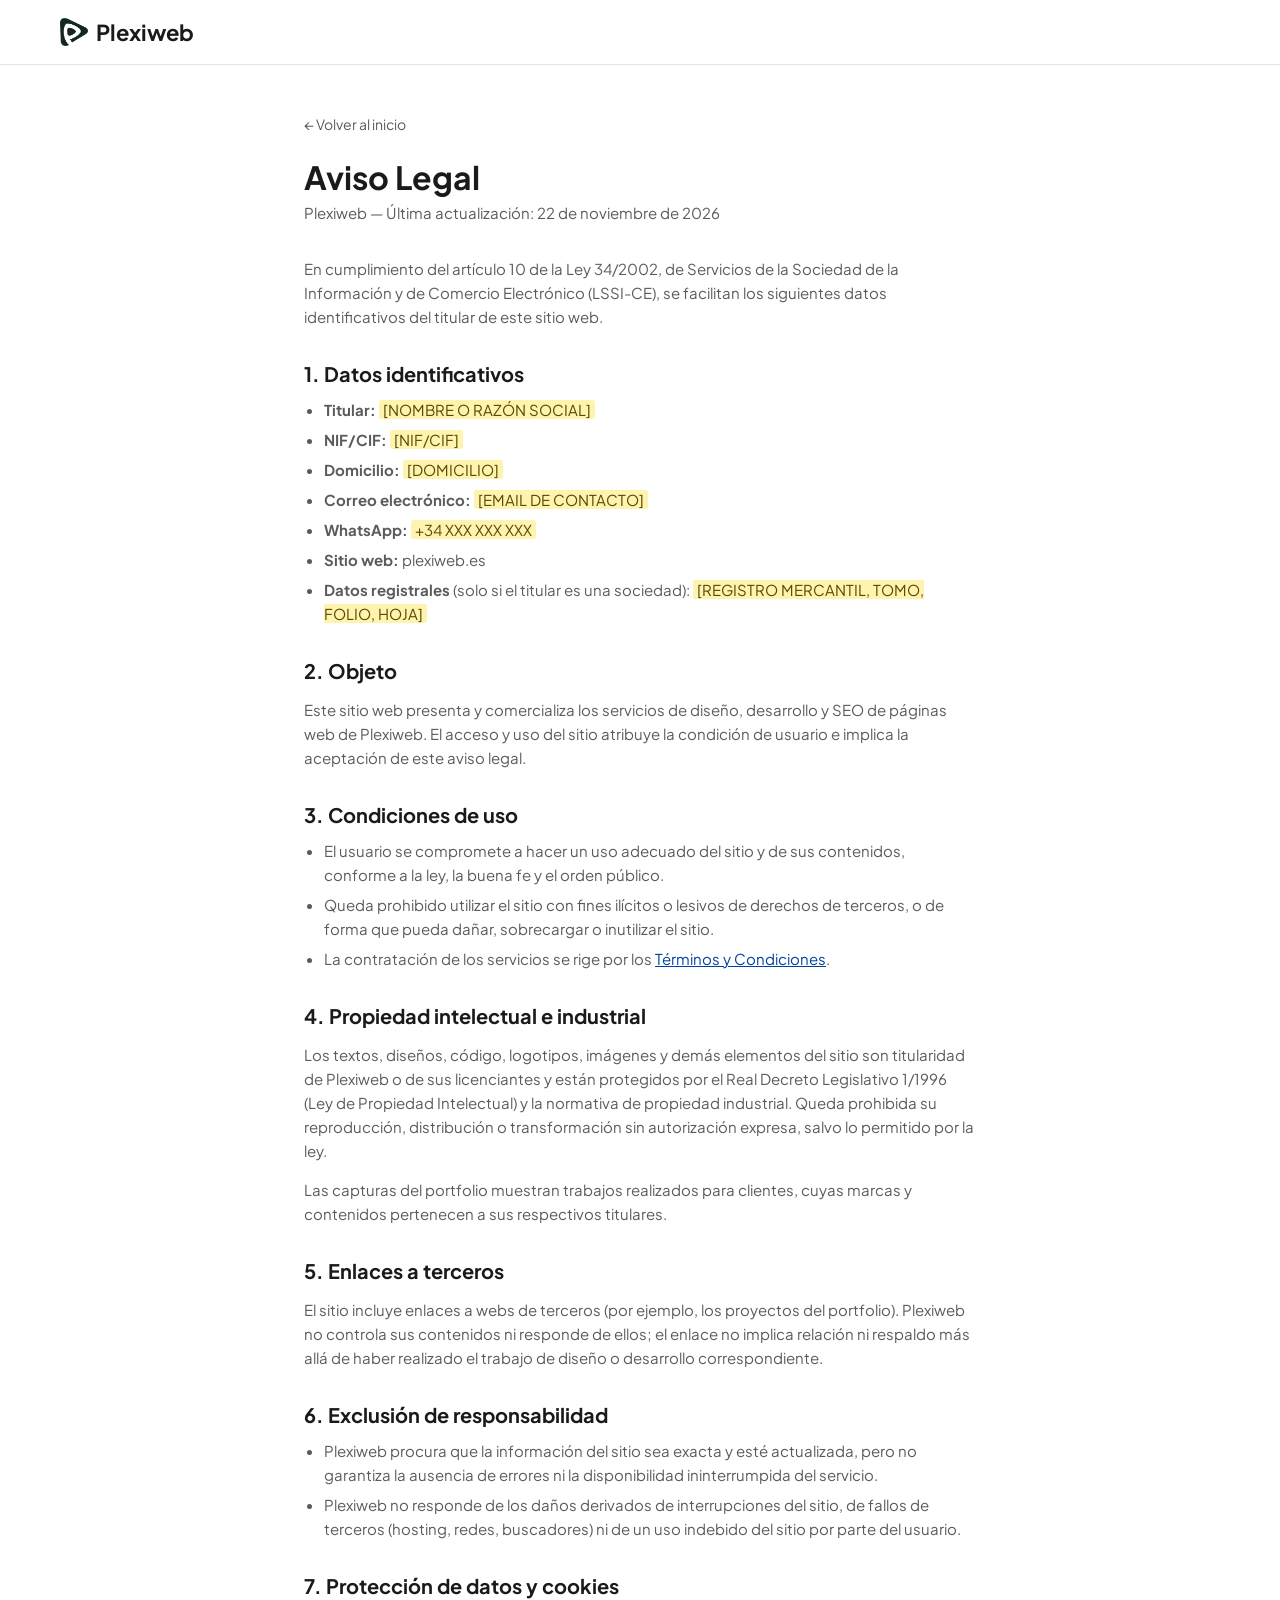
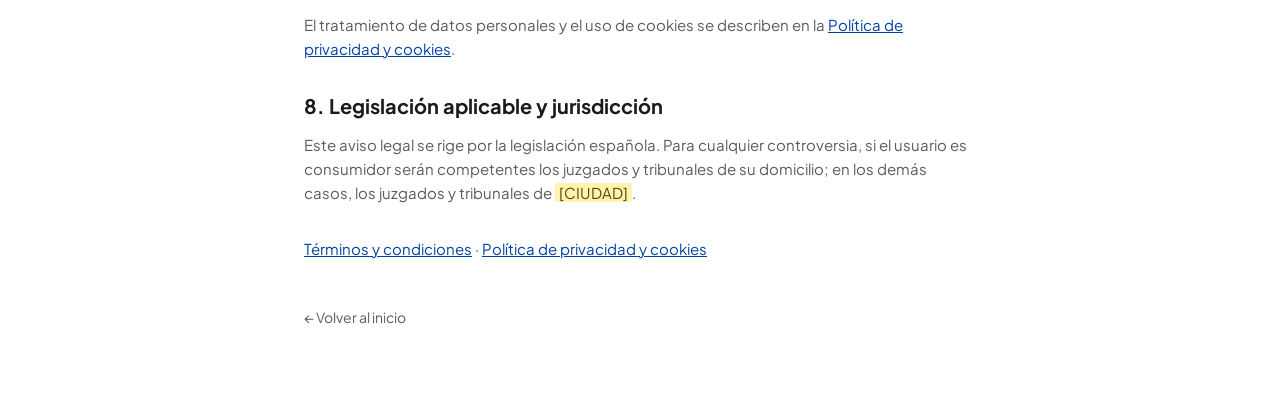
<file: aviso-legal.html>
<!doctype html>
<html lang="es-ES">
<head>
  <meta charset="UTF-8" />
  <meta name="viewport" content="width=device-width, initial-scale=1.0" />
  <meta name="theme-color" content="#0042a2" />

  <title>Aviso Legal | Plexiweb</title>
  <meta name="description" content="Aviso legal de Plexiweb: datos identificativos del titular, condiciones de uso del sitio y legislación aplicable." />

  <link rel="canonical" href="https://plexiweb.es/aviso-legal.html" />

  <meta property="og:type" content="website" />
  <meta property="og:locale" content="es_ES" />
  <meta property="og:title" content="Aviso Legal | Plexiweb" />
  <meta property="og:description" content="Aviso legal de Plexiweb: datos identificativos del titular, condiciones de uso del sitio y legislación aplicable." />
  <meta property="og:url" content="https://plexiweb.es/aviso-legal.html" />
  <meta name="twitter:card" content="summary" />

  <link rel="icon" type="image/png" href="assets/logo/logo-round.png" />
  <link rel="apple-touch-icon" href="assets/logo/logo-round.png" />

  <link rel="preconnect" href="https://fonts.googleapis.com" />
  <link rel="preconnect" href="https://fonts.gstatic.com" crossorigin />
  <link rel="stylesheet" href="https://fonts.googleapis.com/css2?family=Plus+Jakarta+Sans:wght@400;500;600;700;800&family=Instrument+Serif:ital@1&display=swap" />

  <link rel="stylesheet" href="css/style.css" />
  <link rel="stylesheet" href="css/legal.css" />
</head>
<body class="legal-body">

  <a class="skip-link" href="#contenido">Saltar al contenido</a>

  <header class="site-header">
    <a href="index.html" class="logo">
      <img src="assets/logo/logo-dark.png" alt="" width="28" height="28" class="logo-icon">
      Plexiweb
    </a>
  </header>

  <main id="contenido" class="legal-main">
    <div class="legal-contenido">
      <a href="index.html" class="legal-volver">← Volver al inicio</a>

      <h1>Aviso Legal</h1>
      <p class="legal-subtitulo">Plexiweb — Última actualización: 22 de noviembre de 2026</p>

      <p>En cumplimiento del artículo 10 de la Ley 34/2002, de Servicios de la Sociedad de la Información y de Comercio Electrónico (LSSI-CE), se facilitan los siguientes datos identificativos del titular de este sitio web.</p>

      <h2>1. Datos identificativos</h2>
      <ul>
        <li><strong>Titular:</strong> <span class="legal-dato">[NOMBRE O RAZÓN SOCIAL]</span></li>
        <li><strong>NIF/CIF:</strong> <span class="legal-dato">[NIF/CIF]</span></li>
        <li><strong>Domicilio:</strong> <span class="legal-dato">[DOMICILIO]</span></li>
        <li><strong>Correo electrónico:</strong> <span class="legal-dato">[EMAIL DE CONTACTO]</span></li>
        <li><strong>WhatsApp:</strong> <span class="legal-dato">+34 XXX XXX XXX</span></li>
        <li><strong>Sitio web:</strong> plexiweb.es</li>
        <li><strong>Datos registrales</strong> (solo si el titular es una sociedad): <span class="legal-dato">[REGISTRO MERCANTIL, TOMO, FOLIO, HOJA]</span></li>
      </ul>

      <h2>2. Objeto</h2>
      <p>Este sitio web presenta y comercializa los servicios de diseño, desarrollo y SEO de páginas web de Plexiweb. El acceso y uso del sitio atribuye la condición de usuario e implica la aceptación de este aviso legal.</p>

      <h2>3. Condiciones de uso</h2>
      <ul>
        <li>El usuario se compromete a hacer un uso adecuado del sitio y de sus contenidos, conforme a la ley, la buena fe y el orden público.</li>
        <li>Queda prohibido utilizar el sitio con fines ilícitos o lesivos de derechos de terceros, o de forma que pueda dañar, sobrecargar o inutilizar el sitio.</li>
        <li>La contratación de los servicios se rige por los <a href="terminos.html">Términos y Condiciones</a>.</li>
      </ul>

      <h2>4. Propiedad intelectual e industrial</h2>
      <p>Los textos, diseños, código, logotipos, imágenes y demás elementos del sitio son titularidad de Plexiweb o de sus licenciantes y están protegidos por el Real Decreto Legislativo 1/1996 (Ley de Propiedad Intelectual) y la normativa de propiedad industrial. Queda prohibida su reproducción, distribución o transformación sin autorización expresa, salvo lo permitido por la ley.</p>
      <p>Las capturas del portfolio muestran trabajos realizados para clientes, cuyas marcas y contenidos pertenecen a sus respectivos titulares.</p>

      <h2>5. Enlaces a terceros</h2>
      <p>El sitio incluye enlaces a webs de terceros (por ejemplo, los proyectos del portfolio). Plexiweb no controla sus contenidos ni responde de ellos; el enlace no implica relación ni respaldo más allá de haber realizado el trabajo de diseño o desarrollo correspondiente.</p>

      <h2>6. Exclusión de responsabilidad</h2>
      <ul>
        <li>Plexiweb procura que la información del sitio sea exacta y esté actualizada, pero no garantiza la ausencia de errores ni la disponibilidad ininterrumpida del servicio.</li>
        <li>Plexiweb no responde de los daños derivados de interrupciones del sitio, de fallos de terceros (hosting, redes, buscadores) ni de un uso indebido del sitio por parte del usuario.</li>
      </ul>

      <h2>7. Protección de datos y cookies</h2>
      <p>El tratamiento de datos personales y el uso de cookies se describen en la <a href="privacidad.html">Política de privacidad y cookies</a>.</p>

      <h2>8. Legislación aplicable y jurisdicción</h2>
      <p>Este aviso legal se rige por la legislación española. Para cualquier controversia, si el usuario es consumidor serán competentes los juzgados y tribunales de su domicilio; en los demás casos, los juzgados y tribunales de <span class="legal-dato">[CIUDAD]</span>.</p>

      <p class="legal-otros"><a href="terminos.html">Términos y condiciones</a> · <a href="privacidad.html">Política de privacidad y cookies</a></p>

      <a href="index.html" class="legal-volver">← Volver al inicio</a>
    </div>
  </main>

</body>
</html>
</file>
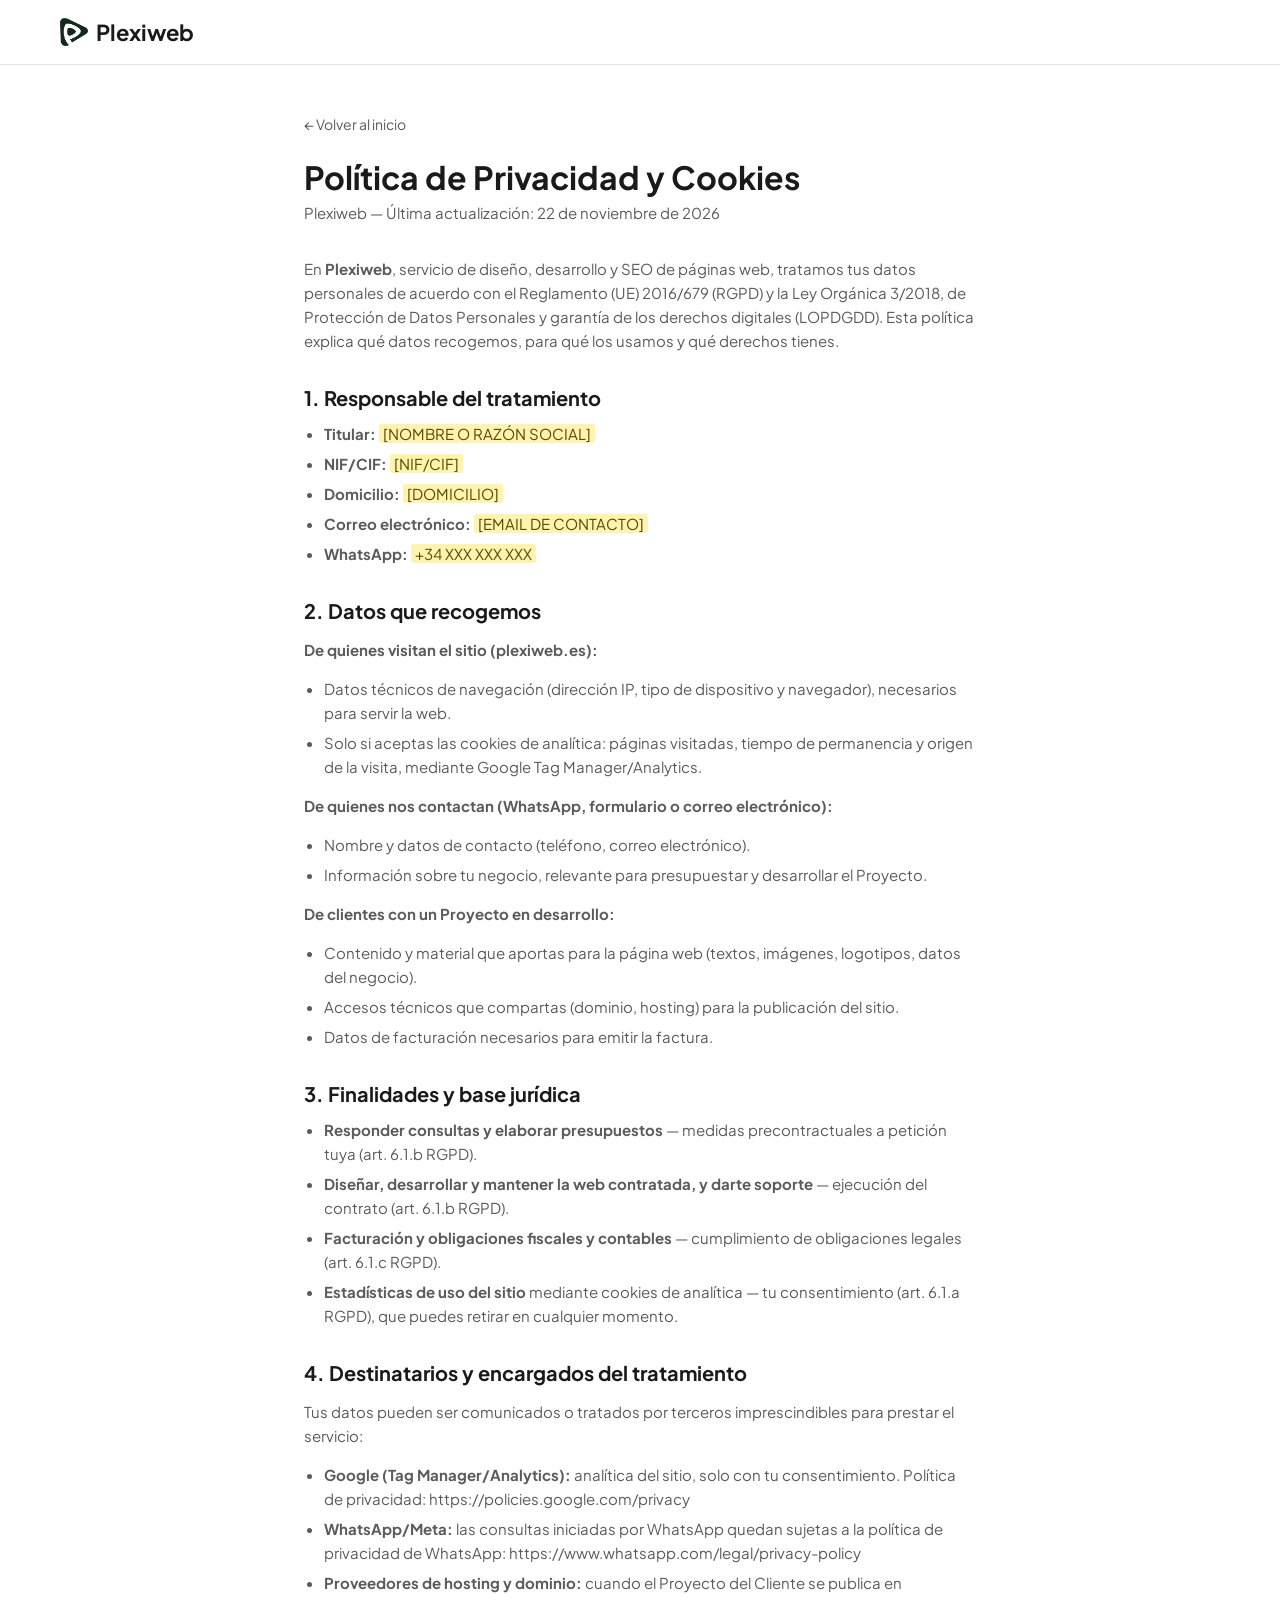
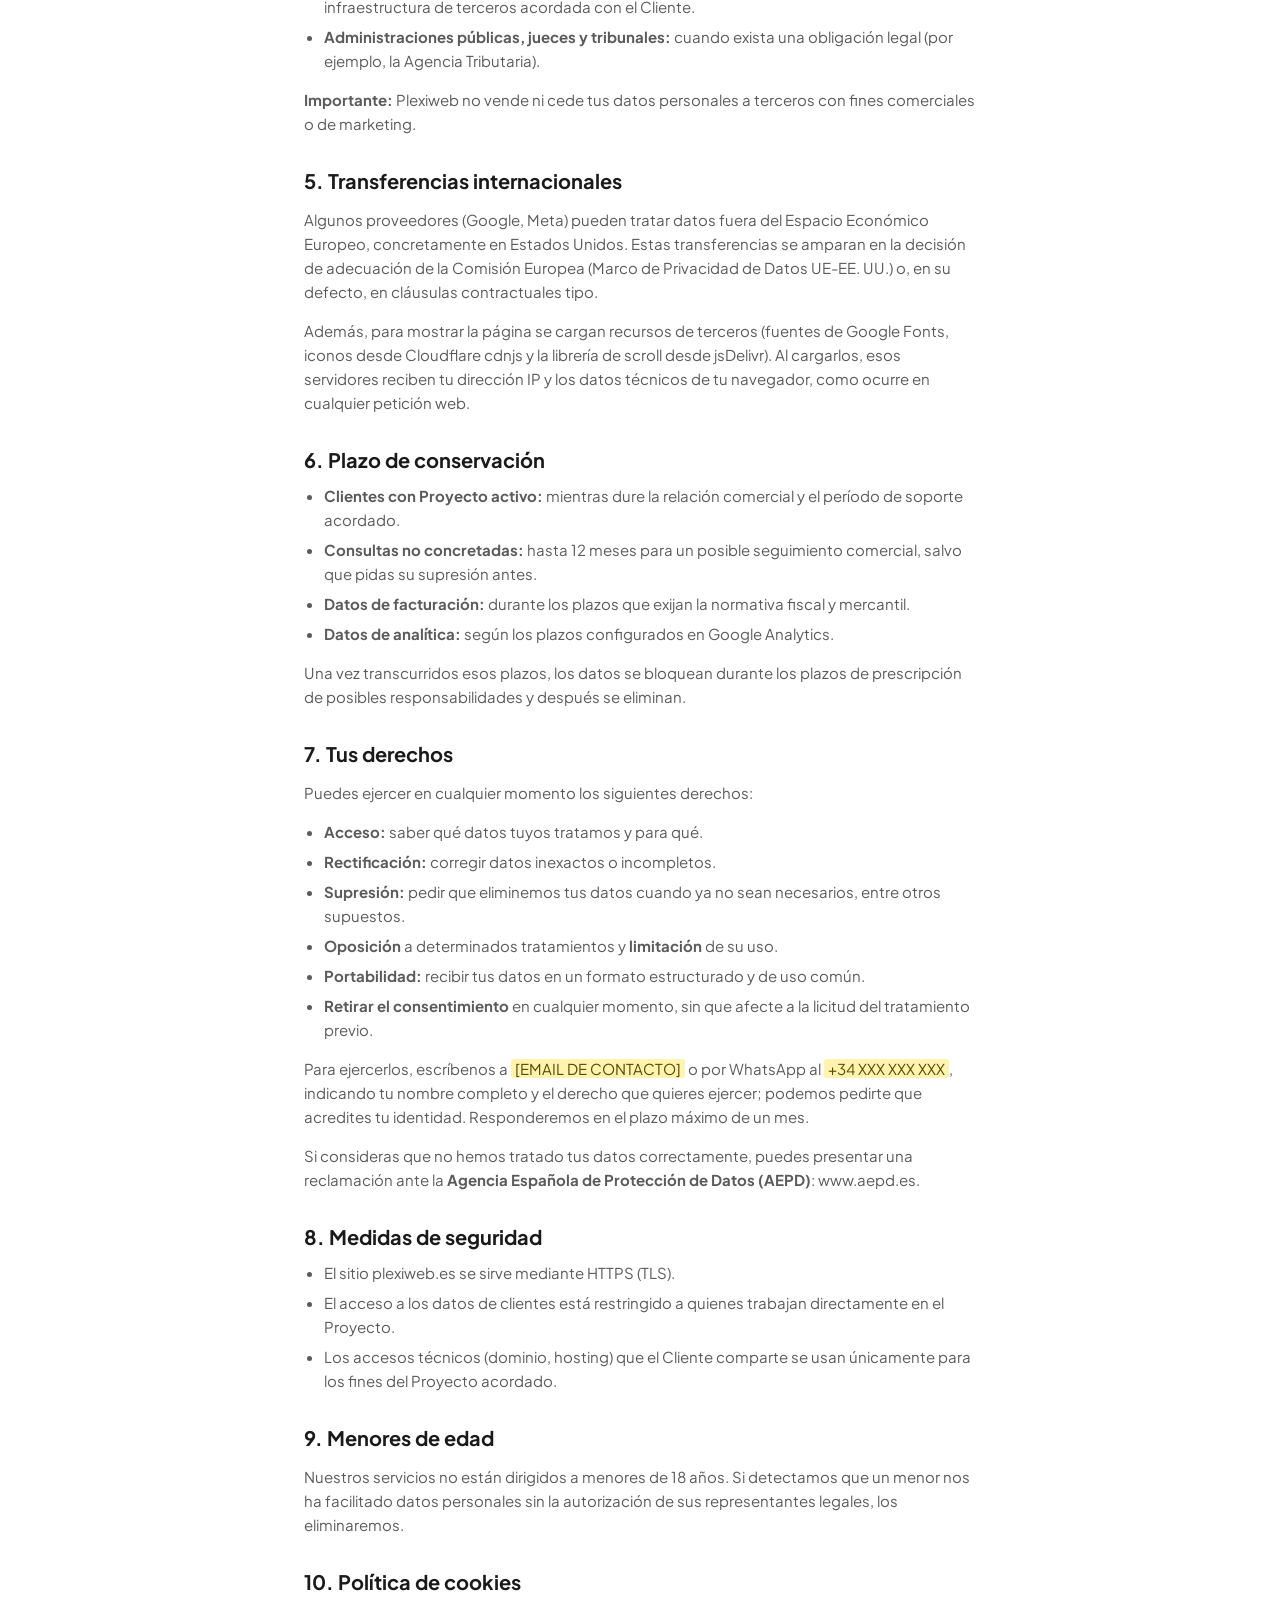
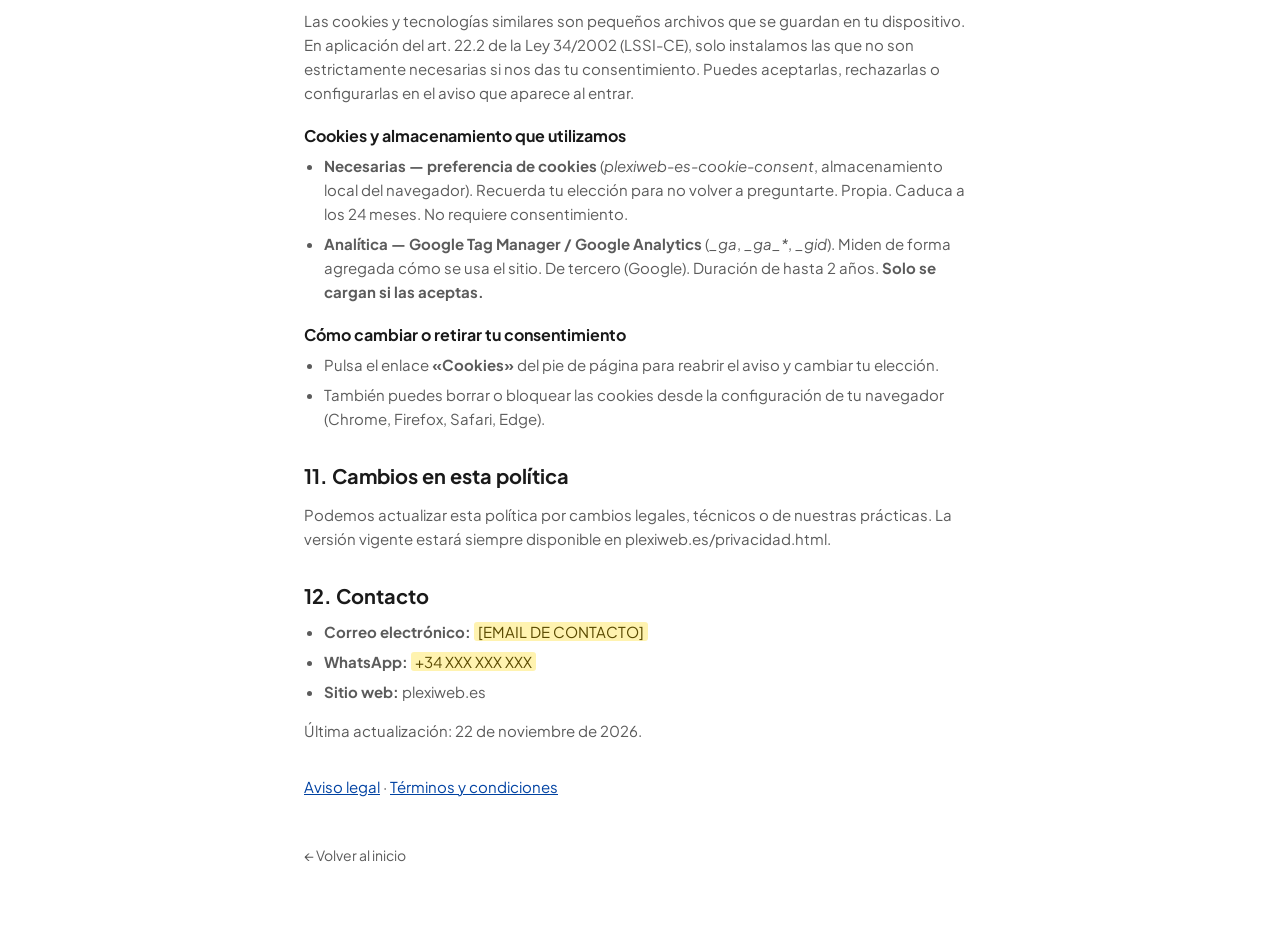
<file: privacidad.html>
<!doctype html>
<html lang="es-ES">
<head>
  <meta charset="UTF-8" />
  <meta name="viewport" content="width=device-width, initial-scale=1.0" />
  <meta name="theme-color" content="#0042a2" />

  <title>Política de Privacidad y Cookies | Plexiweb</title>
  <meta name="description" content="Política de privacidad y cookies de Plexiweb. Tratamos tus datos personales conforme al RGPD y la LOPDGDD." />

  <link rel="canonical" href="https://plexiweb.es/privacidad.html" />

  <meta property="og:type" content="website" />
  <meta property="og:locale" content="es_ES" />
  <meta property="og:title" content="Política de Privacidad y Cookies | Plexiweb" />
  <meta property="og:description" content="Política de privacidad y cookies de Plexiweb. Tratamos tus datos personales conforme al RGPD y la LOPDGDD." />
  <meta property="og:url" content="https://plexiweb.es/privacidad.html" />
  <meta name="twitter:card" content="summary" />

  <link rel="icon" type="image/png" href="assets/logo/logo-round.png" />
  <link rel="apple-touch-icon" href="assets/logo/logo-round.png" />

  <link rel="preconnect" href="https://fonts.googleapis.com" />
  <link rel="preconnect" href="https://fonts.gstatic.com" crossorigin />
  <link rel="stylesheet" href="https://fonts.googleapis.com/css2?family=Plus+Jakarta+Sans:wght@400;500;600;700;800&family=Instrument+Serif:ital@1&display=swap" />

  <link rel="stylesheet" href="css/style.css" />
  <link rel="stylesheet" href="css/legal.css" />
</head>
<body class="legal-body">

  <a class="skip-link" href="#contenido">Saltar al contenido</a>

  <header class="site-header">
    <a href="index.html" class="logo">
      <img src="assets/logo/logo-dark.png" alt="" width="28" height="28" class="logo-icon">
      Plexiweb
    </a>
  </header>

  <main id="contenido" class="legal-main">
    <div class="legal-contenido">
      <a href="index.html" class="legal-volver">← Volver al inicio</a>

      <h1>Política de Privacidad y Cookies</h1>
      <p class="legal-subtitulo">Plexiweb — Última actualización: 22 de noviembre de 2026</p>

      <p>En <strong>Plexiweb</strong>, servicio de diseño, desarrollo y SEO de páginas web, tratamos tus datos personales de acuerdo con el Reglamento (UE) 2016/679 (RGPD) y la Ley Orgánica 3/2018, de Protección de Datos Personales y garantía de los derechos digitales (LOPDGDD). Esta política explica qué datos recogemos, para qué los usamos y qué derechos tienes.</p>

      <h2>1. Responsable del tratamiento</h2>
      <ul>
        <li><strong>Titular:</strong> <span class="legal-dato">[NOMBRE O RAZÓN SOCIAL]</span></li>
        <li><strong>NIF/CIF:</strong> <span class="legal-dato">[NIF/CIF]</span></li>
        <li><strong>Domicilio:</strong> <span class="legal-dato">[DOMICILIO]</span></li>
        <li><strong>Correo electrónico:</strong> <span class="legal-dato">[EMAIL DE CONTACTO]</span></li>
        <li><strong>WhatsApp:</strong> <span class="legal-dato">+34 XXX XXX XXX</span></li>
      </ul>

      <h2>2. Datos que recogemos</h2>

      <p><strong>De quienes visitan el sitio (plexiweb.es):</strong></p>
      <ul>
        <li>Datos técnicos de navegación (dirección IP, tipo de dispositivo y navegador), necesarios para servir la web.</li>
        <li>Solo si aceptas las cookies de analítica: páginas visitadas, tiempo de permanencia y origen de la visita, mediante Google Tag Manager/Analytics.</li>
      </ul>

      <p><strong>De quienes nos contactan (WhatsApp, formulario o correo electrónico):</strong></p>
      <ul>
        <li>Nombre y datos de contacto (teléfono, correo electrónico).</li>
        <li>Información sobre tu negocio, relevante para presupuestar y desarrollar el Proyecto.</li>
      </ul>

      <p><strong>De clientes con un Proyecto en desarrollo:</strong></p>
      <ul>
        <li>Contenido y material que aportas para la página web (textos, imágenes, logotipos, datos del negocio).</li>
        <li>Accesos técnicos que compartas (dominio, hosting) para la publicación del sitio.</li>
        <li>Datos de facturación necesarios para emitir la factura.</li>
      </ul>

      <h2>3. Finalidades y base jurídica</h2>
      <ul>
        <li><strong>Responder consultas y elaborar presupuestos</strong> — medidas precontractuales a petición tuya (art. 6.1.b RGPD).</li>
        <li><strong>Diseñar, desarrollar y mantener la web contratada, y darte soporte</strong> — ejecución del contrato (art. 6.1.b RGPD).</li>
        <li><strong>Facturación y obligaciones fiscales y contables</strong> — cumplimiento de obligaciones legales (art. 6.1.c RGPD).</li>
        <li><strong>Estadísticas de uso del sitio</strong> mediante cookies de analítica — tu consentimiento (art. 6.1.a RGPD), que puedes retirar en cualquier momento.</li>
      </ul>

      <h2>4. Destinatarios y encargados del tratamiento</h2>
      <p>Tus datos pueden ser comunicados o tratados por terceros imprescindibles para prestar el servicio:</p>
      <ul>
        <li><strong>Google (Tag Manager/Analytics):</strong> analítica del sitio, solo con tu consentimiento. Política de privacidad: https://policies.google.com/privacy</li>
        <li><strong>WhatsApp/Meta:</strong> las consultas iniciadas por WhatsApp quedan sujetas a la política de privacidad de WhatsApp: https://www.whatsapp.com/legal/privacy-policy</li>
        <li><strong>Proveedores de hosting y dominio:</strong> cuando el Proyecto del Cliente se publica en infraestructura de terceros acordada con el Cliente.</li>
        <li><strong>Administraciones públicas, jueces y tribunales:</strong> cuando exista una obligación legal (por ejemplo, la Agencia Tributaria).</li>
      </ul>
      <p><strong>Importante:</strong> Plexiweb no vende ni cede tus datos personales a terceros con fines comerciales o de marketing.</p>

      <h2>5. Transferencias internacionales</h2>
      <p>Algunos proveedores (Google, Meta) pueden tratar datos fuera del Espacio Económico Europeo, concretamente en Estados Unidos. Estas transferencias se amparan en la decisión de adecuación de la Comisión Europea (Marco de Privacidad de Datos UE-EE. UU.) o, en su defecto, en cláusulas contractuales tipo.</p>
      <p>Además, para mostrar la página se cargan recursos de terceros (fuentes de Google Fonts, iconos desde Cloudflare cdnjs y la librería de scroll desde jsDelivr). Al cargarlos, esos servidores reciben tu dirección IP y los datos técnicos de tu navegador, como ocurre en cualquier petición web.</p>

      <h2>6. Plazo de conservación</h2>
      <ul>
        <li><strong>Clientes con Proyecto activo:</strong> mientras dure la relación comercial y el período de soporte acordado.</li>
        <li><strong>Consultas no concretadas:</strong> hasta 12 meses para un posible seguimiento comercial, salvo que pidas su supresión antes.</li>
        <li><strong>Datos de facturación:</strong> durante los plazos que exijan la normativa fiscal y mercantil.</li>
        <li><strong>Datos de analítica:</strong> según los plazos configurados en Google Analytics.</li>
      </ul>
      <p>Una vez transcurridos esos plazos, los datos se bloquean durante los plazos de prescripción de posibles responsabilidades y después se eliminan.</p>

      <h2>7. Tus derechos</h2>
      <p>Puedes ejercer en cualquier momento los siguientes derechos:</p>
      <ul>
        <li><strong>Acceso:</strong> saber qué datos tuyos tratamos y para qué.</li>
        <li><strong>Rectificación:</strong> corregir datos inexactos o incompletos.</li>
        <li><strong>Supresión:</strong> pedir que eliminemos tus datos cuando ya no sean necesarios, entre otros supuestos.</li>
        <li><strong>Oposición</strong> a determinados tratamientos y <strong>limitación</strong> de su uso.</li>
        <li><strong>Portabilidad:</strong> recibir tus datos en un formato estructurado y de uso común.</li>
        <li><strong>Retirar el consentimiento</strong> en cualquier momento, sin que afecte a la licitud del tratamiento previo.</li>
      </ul>
      <p>Para ejercerlos, escríbenos a <span class="legal-dato">[EMAIL DE CONTACTO]</span> o por WhatsApp al <span class="legal-dato">+34 XXX XXX XXX</span>, indicando tu nombre completo y el derecho que quieres ejercer; podemos pedirte que acredites tu identidad. Responderemos en el plazo máximo de un mes.</p>
      <p>Si consideras que no hemos tratado tus datos correctamente, puedes presentar una reclamación ante la <strong>Agencia Española de Protección de Datos (AEPD)</strong>: www.aepd.es.</p>

      <h2>8. Medidas de seguridad</h2>
      <ul>
        <li>El sitio plexiweb.es se sirve mediante HTTPS (TLS).</li>
        <li>El acceso a los datos de clientes está restringido a quienes trabajan directamente en el Proyecto.</li>
        <li>Los accesos técnicos (dominio, hosting) que el Cliente comparte se usan únicamente para los fines del Proyecto acordado.</li>
      </ul>

      <h2>9. Menores de edad</h2>
      <p>Nuestros servicios no están dirigidos a menores de 18 años. Si detectamos que un menor nos ha facilitado datos personales sin la autorización de sus representantes legales, los eliminaremos.</p>

      <h2 id="cookies">10. Política de cookies</h2>
      <p>Las cookies y tecnologías similares son pequeños archivos que se guardan en tu dispositivo. En aplicación del art. 22.2 de la Ley 34/2002 (LSSI-CE), solo instalamos las que no son estrictamente necesarias si nos das tu consentimiento. Puedes aceptarlas, rechazarlas o configurarlas en el aviso que aparece al entrar.</p>

      <h3>Cookies y almacenamiento que utilizamos</h3>
      <ul>
        <li><strong>Necesarias — preferencia de cookies</strong> (<em>plexiweb-es-cookie-consent</em>, almacenamiento local del navegador). Recuerda tu elección para no volver a preguntarte. Propia. Caduca a los 24 meses. No requiere consentimiento.</li>
        <li><strong>Analítica — Google Tag Manager / Google Analytics</strong> (<em>_ga</em>, <em>_ga_*</em>, <em>_gid</em>). Miden de forma agregada cómo se usa el sitio. De tercero (Google). Duración de hasta 2 años. <strong>Solo se cargan si las aceptas.</strong></li>
      </ul>

      <h3>Cómo cambiar o retirar tu consentimiento</h3>
      <ul>
        <li>Pulsa el enlace <strong>«Cookies»</strong> del pie de página para reabrir el aviso y cambiar tu elección.</li>
        <li>También puedes borrar o bloquear las cookies desde la configuración de tu navegador (Chrome, Firefox, Safari, Edge).</li>
      </ul>

      <h2>11. Cambios en esta política</h2>
      <p>Podemos actualizar esta política por cambios legales, técnicos o de nuestras prácticas. La versión vigente estará siempre disponible en plexiweb.es/privacidad.html.</p>

      <h2>12. Contacto</h2>
      <ul>
        <li><strong>Correo electrónico:</strong> <span class="legal-dato">[EMAIL DE CONTACTO]</span></li>
        <li><strong>WhatsApp:</strong> <span class="legal-dato">+34 XXX XXX XXX</span></li>
        <li><strong>Sitio web:</strong> plexiweb.es</li>
      </ul>
      <p>Última actualización: 22 de noviembre de 2026.</p>

      <p class="legal-otros"><a href="aviso-legal.html">Aviso legal</a> · <a href="terminos.html">Términos y condiciones</a></p>

      <a href="index.html" class="legal-volver">← Volver al inicio</a>
    </div>
  </main>

</body>
</html>
</file>
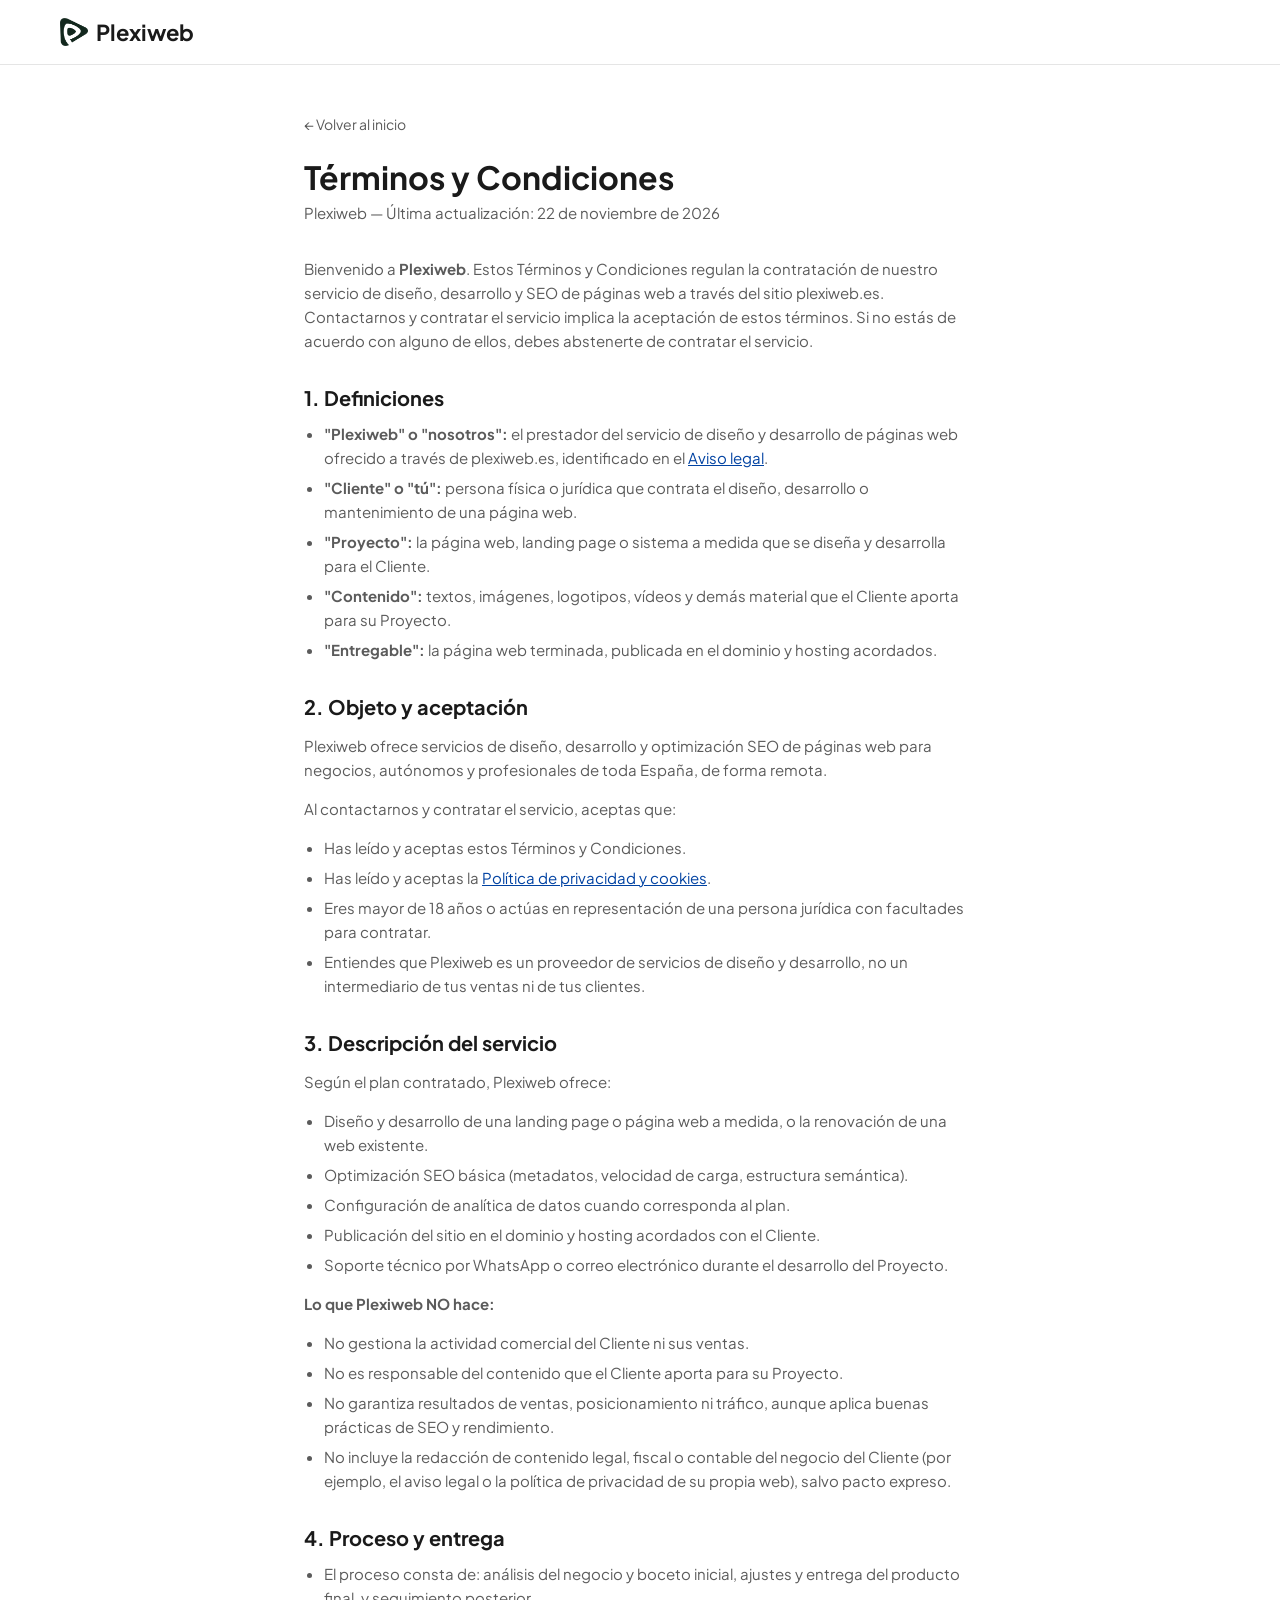
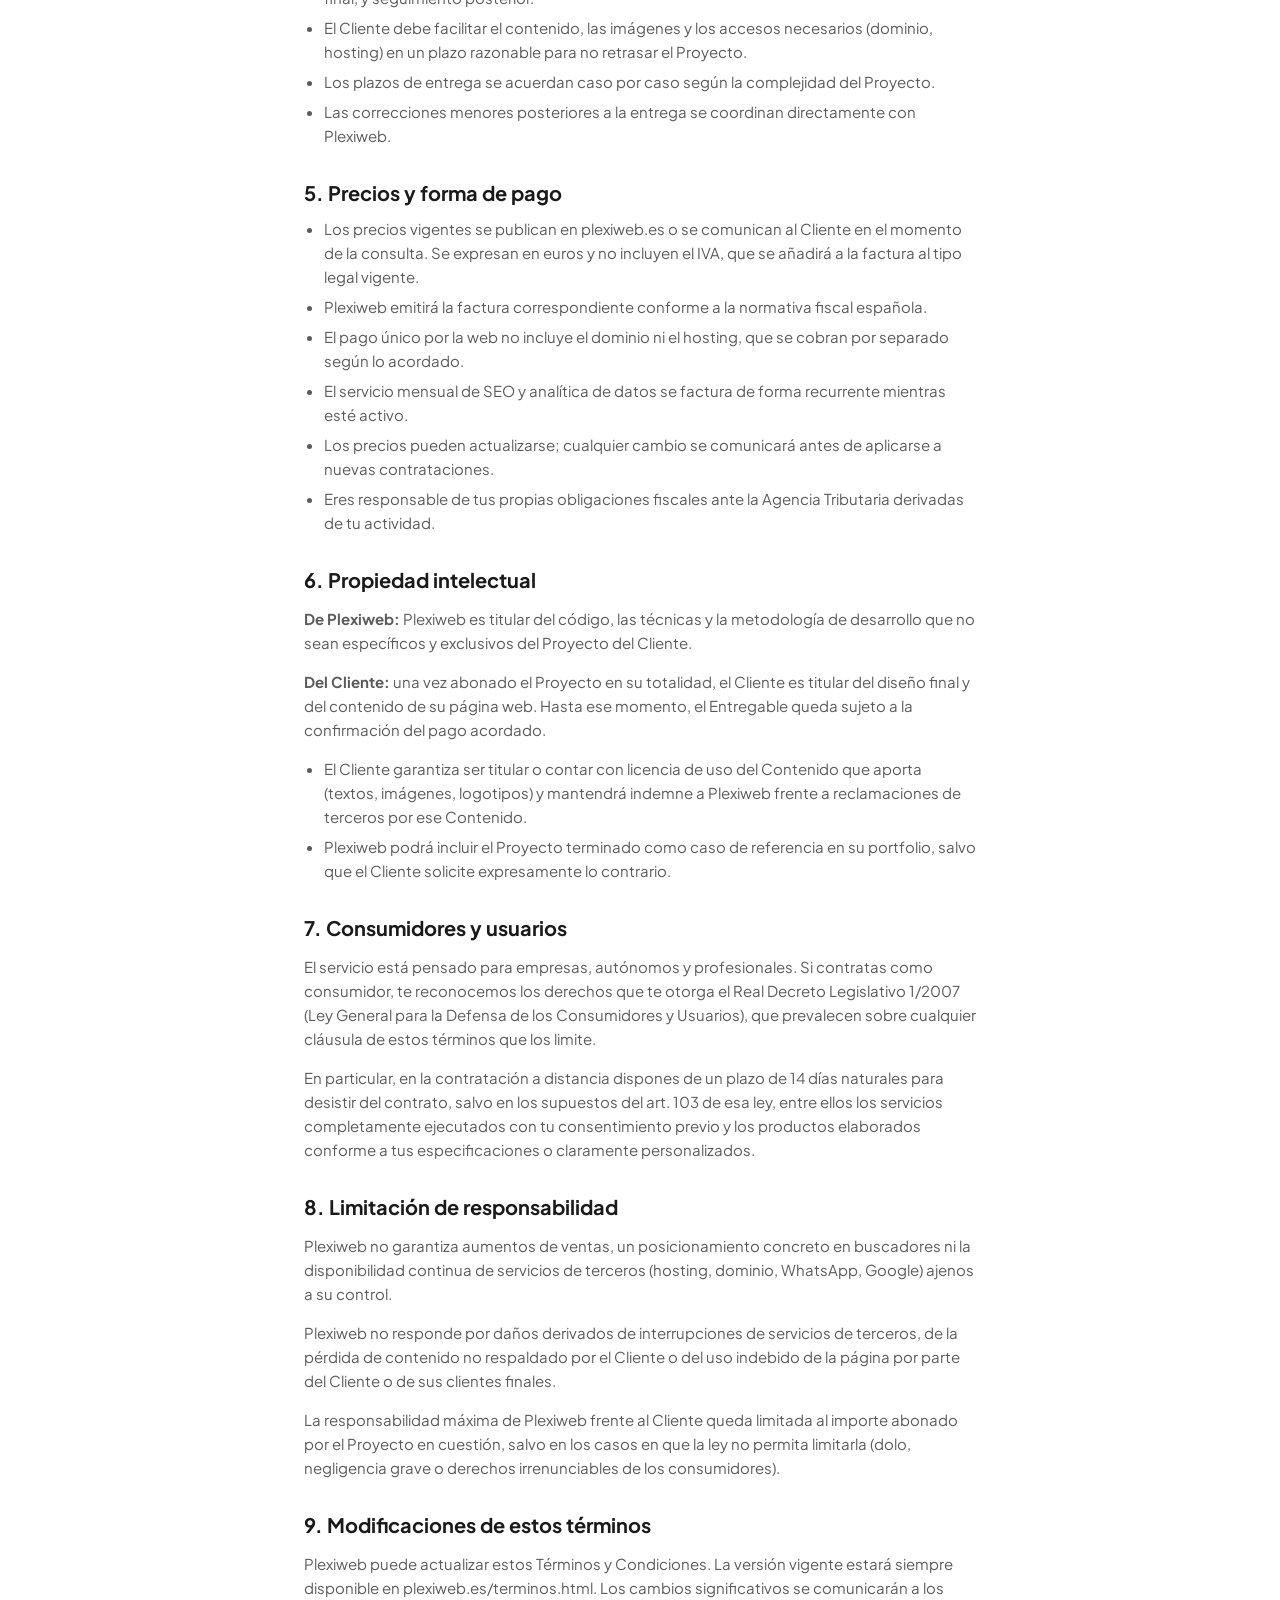
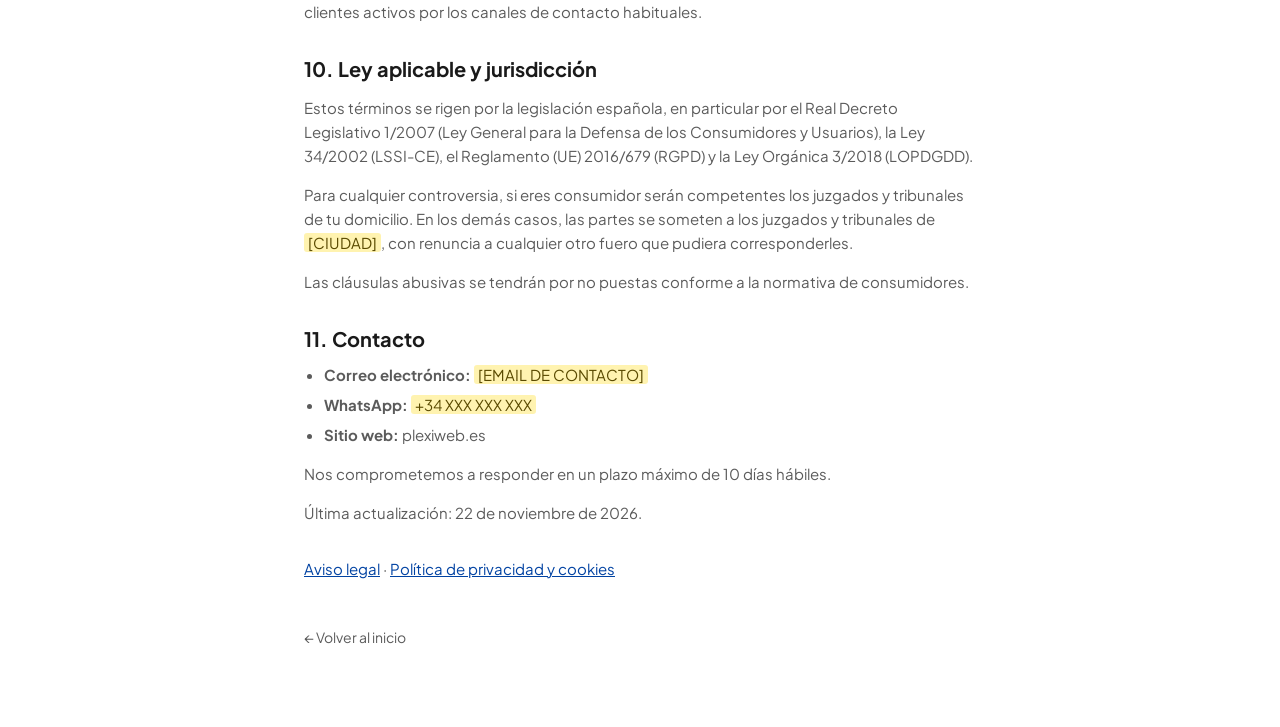
<file: terminos.html>
<!doctype html>
<html lang="es-ES">
<head>
  <meta charset="UTF-8" />
  <meta name="viewport" content="width=device-width, initial-scale=1.0" />
  <meta name="theme-color" content="#0042a2" />

  <title>Términos y Condiciones | Plexiweb</title>
  <meta name="description" content="Términos y condiciones del servicio de diseño y desarrollo de páginas web de Plexiweb." />

  <link rel="canonical" href="https://plexiweb.es/terminos.html" />

  <meta property="og:type" content="website" />
  <meta property="og:locale" content="es_ES" />
  <meta property="og:title" content="Términos y Condiciones | Plexiweb" />
  <meta property="og:description" content="Términos y condiciones del servicio de diseño y desarrollo de páginas web de Plexiweb." />
  <meta property="og:url" content="https://plexiweb.es/terminos.html" />
  <meta name="twitter:card" content="summary" />

  <link rel="icon" type="image/png" href="assets/logo/logo-round.png" />
  <link rel="apple-touch-icon" href="assets/logo/logo-round.png" />

  <link rel="preconnect" href="https://fonts.googleapis.com" />
  <link rel="preconnect" href="https://fonts.gstatic.com" crossorigin />
  <link rel="stylesheet" href="https://fonts.googleapis.com/css2?family=Plus+Jakarta+Sans:wght@400;500;600;700;800&family=Instrument+Serif:ital@1&display=swap" />

  <link rel="stylesheet" href="css/style.css" />
  <link rel="stylesheet" href="css/legal.css" />
</head>
<body class="legal-body">

  <a class="skip-link" href="#contenido">Saltar al contenido</a>

  <header class="site-header">
    <a href="index.html" class="logo">
      <img src="assets/logo/logo-dark.png" alt="" width="28" height="28" class="logo-icon">
      Plexiweb
    </a>
  </header>

  <main id="contenido" class="legal-main">
    <div class="legal-contenido">
      <a href="index.html" class="legal-volver">← Volver al inicio</a>

      <h1>Términos y Condiciones</h1>
      <p class="legal-subtitulo">Plexiweb — Última actualización: 22 de noviembre de 2026</p>

      <p>Bienvenido a <strong>Plexiweb</strong>. Estos Términos y Condiciones regulan la contratación de nuestro servicio de diseño, desarrollo y SEO de páginas web a través del sitio plexiweb.es. Contactarnos y contratar el servicio implica la aceptación de estos términos. Si no estás de acuerdo con alguno de ellos, debes abstenerte de contratar el servicio.</p>

      <h2>1. Definiciones</h2>
      <ul>
        <li><strong>"Plexiweb" o "nosotros":</strong> el prestador del servicio de diseño y desarrollo de páginas web ofrecido a través de plexiweb.es, identificado en el <a href="aviso-legal.html">Aviso legal</a>.</li>
        <li><strong>"Cliente" o "tú":</strong> persona física o jurídica que contrata el diseño, desarrollo o mantenimiento de una página web.</li>
        <li><strong>"Proyecto":</strong> la página web, landing page o sistema a medida que se diseña y desarrolla para el Cliente.</li>
        <li><strong>"Contenido":</strong> textos, imágenes, logotipos, vídeos y demás material que el Cliente aporta para su Proyecto.</li>
        <li><strong>"Entregable":</strong> la página web terminada, publicada en el dominio y hosting acordados.</li>
      </ul>

      <h2>2. Objeto y aceptación</h2>
      <p>Plexiweb ofrece servicios de diseño, desarrollo y optimización SEO de páginas web para negocios, autónomos y profesionales de toda España, de forma remota.</p>
      <p>Al contactarnos y contratar el servicio, aceptas que:</p>
      <ul>
        <li>Has leído y aceptas estos Términos y Condiciones.</li>
        <li>Has leído y aceptas la <a href="privacidad.html">Política de privacidad y cookies</a>.</li>
        <li>Eres mayor de 18 años o actúas en representación de una persona jurídica con facultades para contratar.</li>
        <li>Entiendes que Plexiweb es un proveedor de servicios de diseño y desarrollo, no un intermediario de tus ventas ni de tus clientes.</li>
      </ul>

      <h2>3. Descripción del servicio</h2>
      <p>Según el plan contratado, Plexiweb ofrece:</p>
      <ul>
        <li>Diseño y desarrollo de una landing page o página web a medida, o la renovación de una web existente.</li>
        <li>Optimización SEO básica (metadatos, velocidad de carga, estructura semántica).</li>
        <li>Configuración de analítica de datos cuando corresponda al plan.</li>
        <li>Publicación del sitio en el dominio y hosting acordados con el Cliente.</li>
        <li>Soporte técnico por WhatsApp o correo electrónico durante el desarrollo del Proyecto.</li>
      </ul>
      <p><strong>Lo que Plexiweb NO hace:</strong></p>
      <ul>
        <li>No gestiona la actividad comercial del Cliente ni sus ventas.</li>
        <li>No es responsable del contenido que el Cliente aporta para su Proyecto.</li>
        <li>No garantiza resultados de ventas, posicionamiento ni tráfico, aunque aplica buenas prácticas de SEO y rendimiento.</li>
        <li>No incluye la redacción de contenido legal, fiscal o contable del negocio del Cliente (por ejemplo, el aviso legal o la política de privacidad de su propia web), salvo pacto expreso.</li>
      </ul>

      <h2>4. Proceso y entrega</h2>
      <ul>
        <li>El proceso consta de: análisis del negocio y boceto inicial, ajustes y entrega del producto final, y seguimiento posterior.</li>
        <li>El Cliente debe facilitar el contenido, las imágenes y los accesos necesarios (dominio, hosting) en un plazo razonable para no retrasar el Proyecto.</li>
        <li>Los plazos de entrega se acuerdan caso por caso según la complejidad del Proyecto.</li>
        <li>Las correcciones menores posteriores a la entrega se coordinan directamente con Plexiweb.</li>
      </ul>

      <h2>5. Precios y forma de pago</h2>
      <ul>
        <li>Los precios vigentes se publican en plexiweb.es o se comunican al Cliente en el momento de la consulta. Se expresan en euros y no incluyen el IVA, que se añadirá a la factura al tipo legal vigente.</li>
        <li>Plexiweb emitirá la factura correspondiente conforme a la normativa fiscal española.</li>
        <li>El pago único por la web no incluye el dominio ni el hosting, que se cobran por separado según lo acordado.</li>
        <li>El servicio mensual de SEO y analítica de datos se factura de forma recurrente mientras esté activo.</li>
        <li>Los precios pueden actualizarse; cualquier cambio se comunicará antes de aplicarse a nuevas contrataciones.</li>
        <li>Eres responsable de tus propias obligaciones fiscales ante la Agencia Tributaria derivadas de tu actividad.</li>
      </ul>

      <h2>6. Propiedad intelectual</h2>
      <p><strong>De Plexiweb:</strong> Plexiweb es titular del código, las técnicas y la metodología de desarrollo que no sean específicos y exclusivos del Proyecto del Cliente.</p>
      <p><strong>Del Cliente:</strong> una vez abonado el Proyecto en su totalidad, el Cliente es titular del diseño final y del contenido de su página web. Hasta ese momento, el Entregable queda sujeto a la confirmación del pago acordado.</p>
      <ul>
        <li>El Cliente garantiza ser titular o contar con licencia de uso del Contenido que aporta (textos, imágenes, logotipos) y mantendrá indemne a Plexiweb frente a reclamaciones de terceros por ese Contenido.</li>
        <li>Plexiweb podrá incluir el Proyecto terminado como caso de referencia en su portfolio, salvo que el Cliente solicite expresamente lo contrario.</li>
      </ul>

      <h2>7. Consumidores y usuarios</h2>
      <p>El servicio está pensado para empresas, autónomos y profesionales. Si contratas como consumidor, te reconocemos los derechos que te otorga el Real Decreto Legislativo 1/2007 (Ley General para la Defensa de los Consumidores y Usuarios), que prevalecen sobre cualquier cláusula de estos términos que los limite.</p>
      <p>En particular, en la contratación a distancia dispones de un plazo de 14 días naturales para desistir del contrato, salvo en los supuestos del art. 103 de esa ley, entre ellos los servicios completamente ejecutados con tu consentimiento previo y los productos elaborados conforme a tus especificaciones o claramente personalizados.</p>

      <h2>8. Limitación de responsabilidad</h2>
      <p>Plexiweb no garantiza aumentos de ventas, un posicionamiento concreto en buscadores ni la disponibilidad continua de servicios de terceros (hosting, dominio, WhatsApp, Google) ajenos a su control.</p>
      <p>Plexiweb no responde por daños derivados de interrupciones de servicios de terceros, de la pérdida de contenido no respaldado por el Cliente o del uso indebido de la página por parte del Cliente o de sus clientes finales.</p>
      <p>La responsabilidad máxima de Plexiweb frente al Cliente queda limitada al importe abonado por el Proyecto en cuestión, salvo en los casos en que la ley no permita limitarla (dolo, negligencia grave o derechos irrenunciables de los consumidores).</p>

      <h2>9. Modificaciones de estos términos</h2>
      <p>Plexiweb puede actualizar estos Términos y Condiciones. La versión vigente estará siempre disponible en plexiweb.es/terminos.html. Los cambios significativos se comunicarán a los clientes activos por los canales de contacto habituales.</p>

      <h2>10. Ley aplicable y jurisdicción</h2>
      <p>Estos términos se rigen por la legislación española, en particular por el Real Decreto Legislativo 1/2007 (Ley General para la Defensa de los Consumidores y Usuarios), la Ley 34/2002 (LSSI-CE), el Reglamento (UE) 2016/679 (RGPD) y la Ley Orgánica 3/2018 (LOPDGDD).</p>
      <p>Para cualquier controversia, si eres consumidor serán competentes los juzgados y tribunales de tu domicilio. En los demás casos, las partes se someten a los juzgados y tribunales de <span class="legal-dato">[CIUDAD]</span>, con renuncia a cualquier otro fuero que pudiera corresponderles.</p>
      <p>Las cláusulas abusivas se tendrán por no puestas conforme a la normativa de consumidores.</p>

      <h2>11. Contacto</h2>
      <ul>
        <li><strong>Correo electrónico:</strong> <span class="legal-dato">[EMAIL DE CONTACTO]</span></li>
        <li><strong>WhatsApp:</strong> <span class="legal-dato">+34 XXX XXX XXX</span></li>
        <li><strong>Sitio web:</strong> plexiweb.es</li>
      </ul>
      <p>Nos comprometemos a responder en un plazo máximo de 10 días hábiles.</p>
      <p>Última actualización: 22 de noviembre de 2026.</p>

      <p class="legal-otros"><a href="aviso-legal.html">Aviso legal</a> · <a href="privacidad.html">Política de privacidad y cookies</a></p>

      <a href="index.html" class="legal-volver">← Volver al inicio</a>
    </div>
  </main>

</body>
</html>
</file>
<file: css/style.css>
/* ---------- Reset & tokens ---------- */
*, *::before, *::after { box-sizing: border-box; }
html { scroll-behavior: smooth; }

:root {
  /* antes oklch(0.62 0.19 300) — violeta. Mismo verde botella que
     plexipedidos (#1f4a38), pasado a oklch para no romper el resto
     del sistema de color de este proyecto. */
  --accent: #0042a2;
  --accent-soft: rgb(0 66 162 / 0.1);
  /* fotograma del video "Blue total": se usa como relleno donde antes había azul plano */
  --blue-video-still: url('../assets/bg/blue-total-poster.jpg');
  /* segundo acento, mismo dorado que plexipedidos (#d4a24c) */
  --gold: oklch(0.74 0.12 79);
  --bg: #fff;
  --bg-alt: #f3f5f8;
  --ink: #1a1a1a;
  --ink-soft: #5b5b5b;
  --ink-faint: #666;
  --border: #e5e5e5;
  --border-soft: #d8d8d8;
  --font-display: 'Plus Jakarta Sans', sans-serif;
  --font-body: 'Plus Jakarta Sans', sans-serif;
  /* serif cursiva para destacar una frase dentro de un título */
  --font-accent: 'Instrument Serif', Georgia, serif;
  --max-width: 1160px;
}

body {
  margin: 0;
  background: var(--bg);
  color: var(--ink);
  font-family: var(--font-body);
  -webkit-font-smoothing: antialiased;
}

button { font-family: inherit; }
a { text-decoration: none; color: inherit; }
ol, ul { margin: 0; padding: 0; list-style: none; }
img { max-width: 100%; display: block; }

.no-scrollbar { scrollbar-width: none; -ms-overflow-style: none; }
.no-scrollbar::-webkit-scrollbar { display: none; }

/* ---------- Reveal on scroll (gesto de "02 electrotest") ---------- */
.reveal {
  opacity: 0;
  transition: opacity 0.9s cubic-bezier(0.16, 1, 0.3, 1), transform 0.9s cubic-bezier(0.16, 1, 0.3, 1);
}
.reveal-up { transform: translateY(48px); }
.reveal-left { transform: translateX(-56px); }
.reveal-right { transform: translateX(56px); }
.reveal-fade { transform: none; }

.reveal.is-revealed {
  opacity: 1;
  transform: none;
}

section[id] { scroll-margin-top: 80px; }

:focus-visible {
  outline: 3px solid var(--accent);
  outline-offset: 3px;
}

.skip-link {
  position: absolute;
  left: 16px;
  top: -60px;
  z-index: 200;
  background: var(--accent);
  color: #fff;
  padding: 10px 16px;
  border-radius: 8px;
  font-size: 14px;
  font-weight: 600;
}
.skip-link:focus { top: 12px; }

.section-title {
  text-align: center;
  font-family: var(--font-display);
  font-size: 28px;
  font-weight: 600;
  margin: 0 0 32px;
}

/* Un subtítulo pegado bajo el título: acorta el margen del título. */
.section-title:has(+ .section-intro) { margin-bottom: 10px; }
.section-intro {
  text-align: center;
  color: var(--ink-soft);
  font-size: 16px;
  line-height: 1.6;
  margin: 0 auto 32px;
  max-width: 560px;
}

/* ---------- Buttons ---------- */
.btn {
  display: inline-flex;
  align-items: center;
  justify-content: center;
  gap: 6px;
  font-size: 14px;
  font-weight: 600;
  padding: 14px 26px;
  border-radius: 999px;
  border: none;
  cursor: pointer;
  transition: transform 0.15s ease, box-shadow 0.15s ease, opacity 0.15s ease;
}
.btn:hover { transform: translateY(-1px); }

.btn-primary {
  /* mismo azul del video de fondo, con el velo para que el texto blanco se lea */
  background: linear-gradient(rgb(0 20 80 / 0.28), rgb(0 20 80 / 0.28)), var(--accent) var(--blue-video-still) center / cover;
  color: #fff;
}
.btn-primary:hover { box-shadow: 0 8px 20px rgb(0 66 162 / 0.35); }

.btn-secondary {
  border: 1px solid var(--border-soft);
  color: var(--ink);
  background: transparent;
}
.btn-secondary:hover { background: #fff; }

.btn-header { padding: 10px 20px; font-size: 13px; }
.btn-block { width: 100%; }

.header-actions { display: flex; align-items: center; gap: 12px; }

/* ---------- Header ---------- */
.site-header {
  display: flex;
  align-items: center;
  justify-content: space-between;
  gap: 24px;
  padding: 18px 60px;
  position: sticky;
  top: 0;
  z-index: 50;
  background: var(--bg);
}

.logo {
  display: flex;
  align-items: center;
  gap: 8px;
  font-family: var(--font-display);
  font-size: 22px;
  font-weight: 700;
}

.logo-icon {
  display: block;
  width: 28px;
  height: 28px;
}

.main-nav {
  display: flex;
  gap: 32px;
  font-size: 14px;
  color: var(--ink-faint);
}
.main-nav a { color: inherit; transition: color 0.15s ease; }
.main-nav a:hover { color: var(--ink); }

.nav-toggle {
  display: none;
  background: none;
  border: none;
  font-size: 26px;
  color: var(--ink);
  cursor: pointer;
  padding: 4px;
}

/* ---------- Showcase: hero + carrusel, azul con texto blanco ---------- */
.showcase {
  position: relative;
  isolation: isolate;
  /* fallback si el video no carga o hay reduced-motion: el mismo azul del video */
  background: var(--accent) var(--blue-video-still) center / cover;
  color: #fff;
}
/* Video "Blue total" en lugar del azul plano */
.showcase-video {
  position: absolute;
  inset: 0;
  width: 100%;
  height: 100%;
  object-fit: cover;
  z-index: -2;
  pointer-events: none;
}
/* Velo oscuro suave: las zonas cian del video bajan el contraste del texto blanco */
.showcase::before {
  content: "";
  position: absolute;
  inset: 0;
  z-index: -1;
  background: rgb(0 20 80 / 0.28);
  pointer-events: none;
}
@media (prefers-reduced-motion: reduce) {
  .showcase-video { display: none; }
}
.showcase :focus-visible { outline-color: #fff; }

/* Las cards son blancas: el texto vuelve a oscuro (si no hereda el blanco del bloque). */
.showcase .portfolio-card { color: var(--ink); }

.showcase .hero-subtitle,
.showcase .section-intro { color: rgb(255 255 255 / 0.88); }

.showcase .hero-steps,
.showcase .hero-steps strong,
.showcase .hero-question { color: #fff; }
.showcase .hero-question { color: rgb(255 255 255 / 0.88); }

/* El botón principal se invierte (blanco con texto azul) porque azul sobre azul no se vería. */
.showcase .btn-primary { background: #fff; color: var(--accent); }
.showcase .btn-primary:hover { box-shadow: 0 8px 20px rgb(0 0 0 / 0.25); }

.showcase .btn-secondary {
  color: #fff;
  border-color: rgb(255 255 255 / 0.6);
}
.showcase .btn-secondary:hover { background: rgb(255 255 255 / 0.12); }

/* ---------- Hero ---------- */
.hero {
  padding: 56px 60px 48px;
  text-align: center;
}

.hero-title {
  font-family: var(--font-display);
  font-size: 56px;
  font-weight: 700;
  line-height: 1.15;
  max-width: 800px;
  margin: 0 auto;
}

/* Frase destacada en serif cursiva (como en la referencia). La serif se ve más
   chica que la sans a igual tamaño, por eso se agranda un poco. */
.accent-serif {
  font-family: var(--font-accent);
  font-style: italic;
  font-weight: 400;
  font-size: 1.18em;
  line-height: 1;
}

.hero-subtitle {
  margin: 20px auto 0;
  max-width: 560px;
  color: var(--ink-soft);
  font-size: 18px;
  line-height: 1.6;
}

.hero-steps {
  margin: 18px auto 0;
  max-width: 480px;
  color: #4a4a4a;
  font-size: 16px;
  font-weight: 600;
  display: flex;
  flex-direction: column;
  gap: 6px;
}
.hero-steps strong { color: var(--accent); }

.hero-question {
  margin: 18px auto 0;
  max-width: 480px;
  color: var(--ink-soft);
  font-size: 15px;
  font-weight: 600;
}

.hero-actions {
  display: flex;
  justify-content: center;
  gap: 14px;
  margin-top: 30px;
}

/* ---------- Portfolio: 4 columnas con parallax (tipo tiendanube.com) ---------- */
.portfolio {
  padding: 20px 60px 70px;
  max-width: var(--max-width);
  margin: 0 auto;
  /* El parallax desplaza columnas hasta ±20% de su alto (ver data-parallax):
     overflow oculto para que ese desplazamiento no abra scroll horizontal
     ni deje ver "huecos" en los bordes de la sección. */
  overflow: hidden;
}

.portfolio-columns {
  display: grid;
  grid-template-columns: repeat(4, 1fr);
  gap: 14px;
  align-items: start;
  /* Padding vertical extra: así el parallax tiene margen para moverse sin
     que las cards de arriba/abajo lleguen a cortarse contra la sección. */
  padding: 40px 0;
}

/* Desfasaje inicial entre columnas — mismo efecto "collage" que el showcase
   de tiendanube.com, donde las columnas no arrancan alineadas entre sí. */
.portfolio-col:nth-child(2) { margin-top: 56px; }
.portfolio-col:nth-child(3) { margin-top: -28px; }
.portfolio-col:nth-child(4) { margin-top: 28px; }

.portfolio-col {
  display: flex;
  flex-direction: column;
  gap: 14px;
  will-change: transform;
}

.portfolio-card {
  display: flex;
  flex-direction: column;
  background: #fff;
  border-radius: 14px;
  overflow: hidden;
  box-shadow: 0 6px 18px rgba(0, 0, 0, 0.06);
  transition: transform 0.15s ease, box-shadow 0.15s ease;
}
.portfolio-card:hover {
  transform: translateY(-3px);
  box-shadow: 0 12px 26px rgba(0, 0, 0, 0.1);
}

.portfolio-card img {
  width: 100%;
  aspect-ratio: 0.9;
  object-fit: cover;
  object-position: top;
  display: block;
}

.portfolio-desc { font-size: 13px; color: var(--ink-faint); padding: 8px 10px; }

/* Cards con captura full-page larga: en hover (o touch sostenido en mobile)
   la imagen recorre de arriba a abajo, simulando el scroll del sitio real. */
.portfolio-card--scroll img { object-position: top; transition: object-position 8s ease; }
.portfolio-card--scroll:hover img,
.portfolio-card--scroll.is-scrolling img { object-position: bottom; }

@media (prefers-reduced-motion: reduce) {
  .portfolio-col { transform: none !important; }
  .portfolio-col:nth-child(2),
  .portfolio-col:nth-child(3),
  .portfolio-col:nth-child(4) { margin-top: 0; }
  .portfolio-card--scroll img { transition: none; }
}

/* Tablet y mobile (≤900px): 2 columnas. Las columnas 3 y 4 quedan vacías y
   ocultas (initPortfolioColumns reparte sus cards entre la 1ª y la 2ª). Va antes
   de la regla de ≤520px para que ésta pueda seguir ajustándola. */
@media (max-width: 900px) {
  .portfolio-columns { grid-template-columns: repeat(2, 1fr); }
  .portfolio-col:nth-child(2) { margin-top: 40px; }
  .portfolio-col:nth-child(3),
  .portfolio-col:nth-child(4) { margin-top: 0; }
}
.portfolio-col[hidden] { display: none; }

/* ---------- Portfolio en mobile: 2 columnas con 6 o 7 cards cada una ----------
   Las cards las reparte initPortfolioColumns. Cada imagen se recorta a ~2/3
   de su ancho: la caja es 14:15 y una captura de 1.4:1 muestra (14/15) / 1.4 =
   2/3. Es aproximado: las capturas no tienen todas la misma proporción
   (de 0.8 a 2.1), así que las más anchas se recortan más y las verticales
   casi nada. Anclada a la izquierda, donde está el título de cada web. */
@media (max-width: 520px) {
  /* Sin margen lateral: las columnas llegan de borde a borde de la pantalla.
     El selector lleva .showcase para ganarle a la regla de ≤900px (más abajo
     en el archivo), que si no vuelve a poner 24px a cada lado. */
  .showcase .portfolio { padding: 20px 0 50px; }
  .portfolio-columns { grid-template-columns: repeat(2, 1fr); gap: 10px; padding: 24px 0; }
  .portfolio-col { gap: 10px; }
  .portfolio-col:nth-child(2) { margin-top: 40px; }
  .portfolio-col:nth-child(3) { margin-top: 0; }
  .portfolio-card img { aspect-ratio: 14 / 15; object-position: left top; }
  .portfolio-desc { font-size: 12px; }
}

/* ---------- Proceso ---------- */
.proceso {
  padding: 70px 60px;
  background: var(--bg-alt);
  display: flex;
  justify-content: center;
}

.proceso-inner { max-width: 640px; }

.section-title-left { text-align: left; }

.proceso-steps {
  color: #3a3a3a;
  font-size: 16px;
  font-weight: 600;
  display: flex;
  flex-direction: column;
  gap: 8px;
}

.proceso-extra { margin-top: 24px; }
.proceso-extra-title {
  font-size: 16px;
  font-weight: 600;
  display: flex;
  gap: 6px;
  align-items: center;
}
.proceso-extra-title i { color: var(--accent); }
.proceso-extra p {
  font-size: 14px;
  color: var(--ink-soft);
  margin-top: 8px;
  line-height: 1.6;
}

/* ---------- Pricing ---------- */
.pricing { padding: 70px 60px; }

.pricing-grid {
  display: flex;
  align-items: stretch;
  justify-content: center;
  gap: 24px;
  max-width: var(--max-width);
  margin: 0 auto;
  flex-wrap: wrap;
}

.price-card {
  flex: 1;
  min-width: 260px;
  max-width: 340px;
  display: flex;
  flex-direction: column;
  border: 1px solid var(--border);
  background: #fff;
  border-radius: 16px;
  padding: 28px;
  text-align: center;
  transition: transform 0.15s ease, box-shadow 0.15s ease;
}
.price-card:hover { transform: translateY(-4px); box-shadow: 0 14px 30px rgba(0, 0, 0, 0.08); }

.price-card-featured {
  border: 2px solid transparent;
  background: linear-gradient(#fff, #fff) padding-box, var(--accent) var(--blue-video-still) center / cover border-box;
  position: relative;
}

.price-badge {
  position: absolute;
  top: -12px;
  left: 50%;
  transform: translateX(-50%);
  background: linear-gradient(rgb(0 20 80 / 0.28), rgb(0 20 80 / 0.28)), var(--accent) var(--blue-video-still) center / cover;
  color: #fff;
  font-size: 12px;
  font-weight: 600;
  padding: 4px 12px;
  border-radius: 999px;
}

.price-name {
  margin: 0 0 8px;
  font-family: var(--font-display);
  font-size: 18px;
  font-weight: 600;
}

.price-strike {
  font-size: 15px;
  color: var(--ink-soft);
  margin: 0;
  line-height: 1.5;
  text-decoration-line: line-through;
}
.price-strike-hidden { visibility: hidden; }

.price-desc { font-size: 15px; color: var(--ink-soft); margin-top: 10px; line-height: 1.5; }

.price-amount { font-size: 40px; font-weight: 700; line-height: 1.2; }
.price-amount span { font-size: 15px; color: var(--ink-faint); font-weight: 500; margin-left: 6px; }
.price-amount-text { font-size: 28px; color: var(--accent); }

.price-list {
  margin-top: 18px;
  display: flex;
  flex-direction: column;
  gap: 10px;
  text-align: left;
  font-size: 15px;
  color: var(--ink-soft);
  line-height: 1.4;
}
.price-list li { display: flex; gap: 8px; align-items: flex-start; }
.price-list i { color: var(--accent); flex-shrink: 0; }

.pricing-note {
  text-align: center;
  font-size: 13px;
  color: var(--ink-faint);
  margin: 24px auto 0;
  max-width: 520px;
}

.pricing-note a { color: var(--accent); text-decoration: underline; }

.cookie-more { color: var(--accent); text-decoration: underline; }

.price-card-body { flex: 1; }

.price-card .btn { margin-top: 18px; }

/* ---------- Testimonials ---------- */
.testimonials { padding: 20px 60px 70px; }

.testimonials-track {
  display: flex;
  overflow-x: auto;
  gap: 24px;
  scroll-snap-type: x mandatory;
  -webkit-overflow-scrolling: touch;
  justify-content: safe center;
}

.testimonial-card {
  flex-shrink: 0;
  scroll-snap-align: start;
  width: 320px;
  border: 1px solid var(--border);
  background: #fff;
  border-radius: 16px;
  padding: 24px;
}

.stars { color: var(--accent); font-size: 14px; margin-bottom: 10px; }

.testimonial-quote { font-size: 14px; color: #3a3a3a; line-height: 1.6; margin: 0; }

.testimonial-author {
  display: flex;
  align-items: center;
  gap: 10px;
  margin-top: 18px;
}

.avatar {
  width: 38px;
  height: 38px;
  border-radius: 50%;
  background: var(--accent-soft);
  color: var(--accent);
  display: flex;
  align-items: center;
  justify-content: center;
  font-size: 12px;
  font-weight: 700;
  flex-shrink: 0;
}

.author-name { font-size: 13px; font-weight: 600; }
.author-role { font-size: 13px; color: var(--ink-faint); }

/* ---------- Footer ---------- */
.site-footer {
  padding: 40px 60px;
  border-top: 1px solid var(--border);
  display: flex;
  justify-content: space-between;
  gap: 40px;
  flex-wrap: wrap;
}

.footer-title { font-size: 13px; font-weight: 600; }
.footer-title-brand { font-family: var(--font-display); font-size: 16px; }
.footer-tagline { margin: 6px 0 0; font-size: 14px; color: var(--ink-soft); }
.footer-copy { margin: 14px 0 0; font-size: 13px; color: var(--ink-faint); }
.footer-copy a { color: inherit; }
.footer-copy a:hover { color: var(--accent); }

.social-icons {
  display: flex;
  gap: 14px;
  font-size: 18px;
  margin-top: 8px;
  color: var(--ink-soft);
}
.social-icons a { transition: color 0.15s ease; }
.social-icons a:hover { color: var(--accent); }

.footer-nav {
  display: flex;
  gap: 16px;
  margin-top: 8px;
  font-size: 14px;
  color: var(--ink-soft);
  flex-wrap: wrap;
}
.footer-nav a:hover { color: var(--ink); }

/* ---------- Responsive ---------- */
@media (max-width: 900px) {
  .site-header { padding: 18px 24px; }
  .main-nav { display: none; }
  .nav-toggle { display: block; }

  .site-header.is-open .main-nav {
    display: flex;
    flex-direction: column;
    gap: 16px;
    position: absolute;
    top: 100%;
    left: 0;
    right: 0;
    background: #fff;
    padding: 20px 24px;
    box-shadow: 0 12px 24px rgba(0, 0, 0, 0.08);
  }

  /* El botón de llamada queda visible en mobile: es la acción principal. */
  .header-actions { margin-left: auto; }
  .btn-header { padding: 10px 16px; white-space: nowrap; }
  .nav-toggle { padding: 10px; }

  .hero { padding: 40px 24px 36px; }
  .hero-title { font-size: 36px; }

  .portfolio, .proceso, .pricing, .testimonials { padding-left: 24px; padding-right: 24px; }

  /* Las 3 cards apiladas (antes eran un carrusel horizontal que ocultaba la oferta). */
  .pricing-grid { flex-direction: column; align-items: center; }
  .price-card { flex: none; width: 100%; max-width: 420px; }
  .price-card-featured { order: -1; }

  .testimonials-track { justify-content: flex-start; }
  .testimonial-card { width: 85vw; max-width: 320px; scroll-snap-align: start; }

  .site-footer { padding: 32px 24px; flex-direction: column; gap: 24px; }
}

@media (max-width: 480px) {
  .hero-title { font-size: 30px; }
  .hero-actions { flex-direction: column; }
  .testimonial-card { width: 85vw; max-width: 100%; }
}

/* ---------- Cookie banner ---------- */
.cookie-banner {
  position: fixed;
  left: 20px;
  bottom: 20px;
  z-index: 100;
  max-width: 340px;
  width: calc(100% - 40px);
  opacity: 0;
  transform: translateY(16px);
  pointer-events: none;
  /* visibility saca del tab order y de los lectores de pantalla mientras está oculto */
  visibility: hidden;
  transition: opacity 0.25s ease, transform 0.25s ease, visibility 0.25s;
}
.cookie-banner.is-visible {
  opacity: 1;
  transform: translateY(0);
  pointer-events: auto;
  visibility: visible;
}

.cookie-card {
  background: #fff;
  border: 1px solid var(--border);
  border-radius: 16px;
  padding: 20px;
  box-shadow: 0 14px 34px rgba(0, 0, 0, 0.12);
}

.cookie-text {
  margin: 0 0 14px;
  font-size: 13px;
  line-height: 1.55;
  color: var(--ink-soft);
}

.cookie-settings-panel {
  display: flex;
  flex-direction: column;
  gap: 10px;
  margin: 0 0 14px;
  padding: 12px;
  background: var(--bg-alt);
  border-radius: 12px;
}
.cookie-settings-panel[hidden] { display: none; }

.cookie-toggle {
  display: flex;
  align-items: center;
  justify-content: space-between;
  font-size: 12.5px;
  font-weight: 600;
  color: var(--ink);
}
.cookie-toggle input[type="checkbox"] {
  accent-color: var(--accent);
  width: 16px;
  height: 16px;
}

.cookie-save {
  align-self: flex-start;
  background: none;
  border: none;
  padding: 0;
  font-size: 12px;
  font-weight: 600;
  color: var(--accent);
  cursor: pointer;
}
.cookie-save:hover { text-decoration: underline; }

.cookie-actions {
  display: flex;
  gap: 10px;
}

.btn-sm { padding: 10px 18px; font-size: 13px; flex: 1; }

.cookie-link {
  display: block;
  margin-top: 12px;
  font-size: 13px;
  color: var(--ink-faint);
  text-align: center;
}
.cookie-link:hover { color: var(--accent); }

@media (max-width: 480px) {
  .cookie-banner { left: 12px; right: 12px; bottom: 12px; width: auto; max-width: none; }
}
</file>
<file: css/legal.css>
/* ---------- Páginas legales (términos, privacidad) ---------- */
.legal-body .site-header { justify-content: flex-start; border-bottom: 1px solid var(--border); }

.legal-main {
  max-width: 720px;
  margin: 0 auto;
  padding: 48px 24px 80px;
}

.legal-volver {
  display: inline-block;
  margin-bottom: 24px;
  font-size: 14px;
  color: var(--ink-soft);
}
.legal-volver:hover { color: var(--accent); }

.legal-contenido h1 { font-size: 32px; margin: 0 0 4px; }
.legal-subtitulo { color: var(--ink-faint); font-size: 14px; margin: 0 0 32px; }

.legal-contenido h2 { font-size: 20px; margin: 32px 0 12px; }
.legal-contenido h3 { font-size: 16px; margin: 20px 0 8px; }
.legal-contenido p,
.legal-contenido li { font-size: 15px; line-height: 1.6; color: var(--ink-soft); }
.legal-contenido ul { padding-left: 20px; list-style: disc; margin: 0 0 12px; }
.legal-contenido li { margin-bottom: 6px; }

.legal-contenido .legal-volver:last-child { margin-top: 32px; margin-bottom: 0; }

.legal-contenido a:not(.legal-volver) { color: var(--accent); text-decoration: underline; }
.legal-otros { margin-top: 32px; }

/* Datos del titular pendientes de completar: se ven a propósito para no publicarlos sin rellenar. */
.legal-dato { background: #fff3b0; color: #5a4a00; padding: 0 4px; border-radius: 3px; }
</file>
